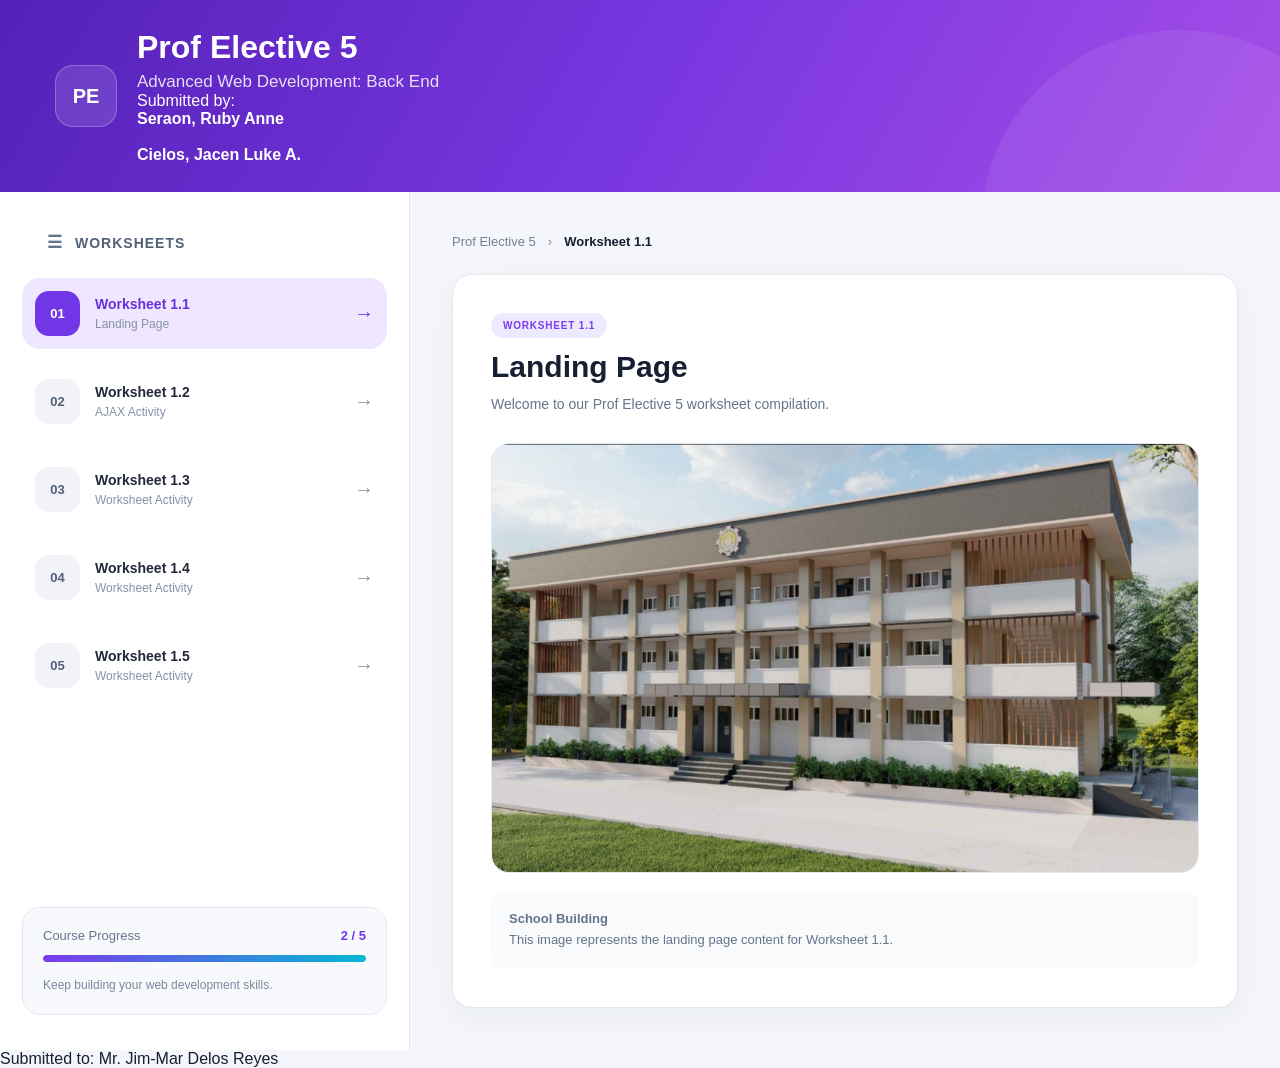
<file: index.html>
<!DOCTYPE html>
<html lang="en">

<head>

    <meta charset="UTF-8">

    <meta
        name="viewport"
        content="width=device-width, initial-scale=1.0"
    >

    <title>Prof Elective 5</title>

    <link
        rel="stylesheet"
        href="style.css"
    >

</head>


<body>


    <!-- ============================= -->
    <!-- HEADER -->
    <!-- ============================= -->

    <header class="top-header">

        <div class="header-left">

            <div class="logo">
                PE
            </div>

            <div>

                <h1>
                    Prof Elective 5
                </h1>

                <p>
                    Advanced Web Development: Back End
                </p>
                
        

            <span>
                Submitted by:
            </span>

            <strong>
                <br>Seraon, Ruby Anne</br>
                <br>Cielos, Jacen Luke A.</br>
            </strong>

        </div>


            </div>

        </div>


    </header>



    <!-- ============================= -->
    <!-- MAIN LAYOUT -->
    <!-- ============================= -->

    <div class="layout">


        <!-- ============================= -->
        <!-- SIDEBAR -->
        <!-- ============================= -->

        <aside class="sidebar">

            <div class="sidebar-title">

                <span>☰</span>

                WORKSHEETS

            </div>


            <div class="worksheet-list">


                <!-- 1.1 -->

                <button
                    class="worksheet-btn active"
                    data-page="worksheet1-1.html"
                    data-title="Worksheet 1.1"
                >

                    <div class="number">
                        01
                    </div>

                    <div class="worksheet-info">

                        <strong>
                            Worksheet 1.1
                        </strong>

                        <small>
                            Landing Page
                        </small>

                    </div>

                    <span class="arrow">
                        →
                    </span>

                </button>



                <!-- 1.2 -->

                <button
                    class="worksheet-btn"
                    data-page="worksheet1-2.html"
                    data-title="Worksheet 1.2"
                >

                    <div class="number">
                        02
                    </div>

                    <div class="worksheet-info">

                        <strong>
                            Worksheet 1.2
                        </strong>

                        <small>
                            AJAX Activity
                        </small>

                    </div>

                    <span class="arrow">
                        →
                    </span>

                </button>



                <!-- 1.3 -->

                <button
                    class="worksheet-btn"
                    data-page="worksheet1-3.html"
                    data-title="Worksheet 1.3"
                >

                    <div class="number">
                        03
                    </div>

                    <div class="worksheet-info">

                        <strong>
                            Worksheet 1.3
                        </strong>

                        <small>
                            Worksheet Activity
                        </small>

                    </div>

                    <span class="arrow">
                        →
                    </span>

                </button>



                <!-- 1.4 -->

                <button
                    class="worksheet-btn"
                    data-page="worksheet1-4.html"
                    data-title="Worksheet 1.4"
                >

                    <div class="number">
                        04
                    </div>

                    <div class="worksheet-info">

                        <strong>
                            Worksheet 1.4
                        </strong>

                        <small>
                            Worksheet Activity
                        </small>

                    </div>

                    <span class="arrow">
                        →
                    </span>

                </button>



                <!-- 1.5 -->

                <button
                    class="worksheet-btn"
                    data-page="worksheet1-5.html"
                    data-title="Worksheet 1.5"
                >

                    <div class="number">
                        05
                    </div>

                    <div class="worksheet-info">

                        <strong>
                            Worksheet 1.5
                        </strong>

                        <small>
                            Worksheet Activity
                        </small>

                    </div>

                    <span class="arrow">
                        →
                    </span>

                </button>

            </div>



            <!-- ============================= -->
            <!-- PROGRESS -->
            <!-- ============================= -->

            <div class="progress-card">

                <div class="progress-header">

                    <span>
                        Course Progress
                    </span>

                    <strong>
                        2 / 5
                    </strong>

                </div>

                <div class="progress-bar">

                    <div class="progress-fill"></div>

                </div>

                <p>
                    Keep building your web
                    development skills.
                </p>

            </div>

        </aside>



        <!-- ============================= -->
        <!-- MAIN CONTENT -->
        <!-- ============================= -->

        <main class="main-content">

            <div class="breadcrumb">

                <span>
                    Prof Elective 5
                </span>

                <b>
                    ›
                </b>

                <strong id="currentWorksheet">
                    Worksheet 1.1
                </strong>

            </div>


            <section
                id="worksheet-content"
                class="worksheet-content"
            >

                <div class="loading">

                    <div class="spinner"></div>

                    <p>
                        Loading worksheet...
                    </p>

                </div>

            </section>

        </main>

    </div>

    <footer class="page-footer">
        <p>
            Submitted to: Mr. Jim-Mar Delos Reyes
        </p>
    </footer>

    <script src="script.js"></script>

</body>

</html>
</file>
<file: style.css>
* {
    margin: 0;
    padding: 0;
    box-sizing: border-box;
}

body {
    font-family: Arial, Helvetica, sans-serif;

    background: #f4f6fb;

    color: #171717;
}


/* =========================================
   HEADER
========================================= */

.top-header {

    height: 150px;

    padding: 30px 45px;

    background:
        linear-gradient(
            120deg,
            #6d28d9,
            #9333ea
        );

    color: white;

    display: flex;

    align-items: center;

    justify-content: space-between;

    position: relative;

    overflow: hidden;
}

.top-header::after {

    content: "";

    position: absolute;

    width: 420px;
    height: 420px;

    right: -100px;
    top: -250px;

    border-radius: 50%;

    background: rgba(255,255,255,0.08);
}


.header-left {

    display: flex;

    align-items: center;

    gap: 18px;

    z-index: 1;
}


.logo {

    width: 62px;
    height: 62px;

    border-radius: 17px;

    background: rgba(255,255,255,0.15);

    border: 1px solid rgba(255,255,255,0.3);

    display: flex;

    align-items: center;

    justify-content: center;

    font-size: 20px;

    font-weight: 800;
}


.header-left h1 {

    font-size: 32px;

    margin-bottom: 7px;
}


.header-left p {

    font-size: 16px;

    opacity: 0.9;
}


.submitted {

    display: flex;

    flex-direction: column;

    gap: 8px;

    text-align: left;

    z-index: 1;
}


.submitted span {

    font-size: 11px;

    letter-spacing: 1px;

    opacity: 0.75;

    margin-bottom: 5px;
}


.submitted strong {

    font-size: 14px;
}


/* =========================================
   LAYOUT
========================================= */

.layout {

    display: flex;

    min-height: calc(100vh - 190px);
}


/* =========================================
   SIDEBAR
========================================= */

.sidebar {

    width: 305px;

    background: white;

    border-right: 1px solid #e2e8f0;

    padding: 30px 22px;

    display: flex;

    flex-direction: column;
}


.sidebar-title {

    font-size: 13px;

    font-weight: 800;

    letter-spacing: 0.8px;

    color: #475569;

    display: flex;

    align-items: center;

    gap: 12px;

    margin-bottom: 22px;

    padding-left: 10px;
}


.sidebar-title span {

    color: #64748b;

    font-size: 15px;
}


/* =========================================
   WORKSHEET BUTTON
========================================= */

.worksheet-btn {

    width: 100%;

    border: none;

    background: transparent;

    padding: 13px 12px;

    margin-bottom: 8px;

    border-radius: 16px;

    display: flex;

    align-items: center;

    gap: 13px;

    text-align: left;

    cursor: pointer;

    transition: 0.2s ease;

    color: #172033;
}


.worksheet-btn:hover {

    background: #f5f3ff;
}


.worksheet-btn.active {

    background: #eee7ff;

    color: #6d28d9;
}


.number {

    width: 42px;
    height: 42px;

    flex-shrink: 0;

    border-radius: 12px;

    background: #f1f5f9;

    display: flex;

    align-items: center;

    justify-content: center;

    font-size: 12px;

    font-weight: 800;

    color: #64748b;
}


.worksheet-btn.active .number {

    background: #7c3aed;

    color: white;
}


.worksheet-text {

    display: flex;

    flex-direction: column;

    gap: 4px;

    flex: 1;
}


.worksheet-text strong {

    font-size: 13px;
}


.worksheet-text small {

    font-size: 11px;

    color: #94a3b8;
}


.worksheet-btn.active
.worksheet-text small {

    color: #8b5cf6;
}


.arrow {

    font-size: 20px;

    color: #94a3b8;
}


.worksheet-btn.active .arrow {

    color: #8b5cf6;
}


/* =========================================
   PROGRESS
========================================= */

.progress-card {

    margin-top: auto;

    padding: 18px;

    background: #f8fafc;

    border-radius: 16px;

    border: 1px solid #e2e8f0;
}


.progress-top {

    display: flex;

    justify-content: space-between;

    font-size: 11px;

    color: #64748b;

    margin-bottom: 12px;
}


.progress-top strong {

    color: #7c3aed;
}


.progress-bar {

    height: 6px;

    border-radius: 20px;

    background: #e2e8f0;

    overflow: hidden;

    margin-bottom: 12px;
}


.progress-bar div {

    height: 100%;

    width: 100%;

    background:
        linear-gradient(
            90deg,
            #7c3aed,
            #06b6d4
        );
}


.progress-card p {

    color: #64748b;

    font-size: 11px;

    line-height: 1.5;
}


/* =========================================
   MAIN CONTENT
========================================= */

.main-content {

    flex: 1;

    padding: 42px;

    min-width: 0;
}


.breadcrumb {

    display: flex;

    align-items: center;

    gap: 10px;

    margin-bottom: 25px;

    font-size: 12px;

    color: #64748b;
}


.breadcrumb strong {

    color: #172033;
}


.content-card {

    background: white;

    border: 1px solid #e2e8f0;

    border-radius: 20px;

    min-height: 600px;

    overflow: hidden;

    box-shadow:
        0 8px 30px rgba(15,23,42,0.05);
}


/* =========================================
   LOADING
========================================= */

.loading {

    min-height: 600px;

    display: flex;

    align-items: center;

    justify-content: center;

    flex-direction: column;

    gap: 15px;

    color: #64748b;
}


.spinner {

    width: 34px;
    height: 34px;

    border: 4px solid #e9d5ff;

    border-top-color: #7c3aed;

    border-radius: 50%;

    animation: spin 0.8s linear infinite;
}


@keyframes spin {

    to {
        transform: rotate(360deg);
    }

}


/* =========================================
   WORKSHEET 1.1
========================================= */

.ws11 {

    padding: 38px;
}


.ws11-header {

    margin-bottom: 28px;
}


.ws11-header .label {

    display: inline-block;

    padding: 7px 12px;

    border-radius: 50px;

    background: #ede9fe;

    color: #7c3aed;

    font-size: 10px;

    font-weight: 800;

    letter-spacing: 0.8px;

    margin-bottom: 12px;
}


.ws11-header h2 {

    font-size: 30px;

    margin-bottom: 9px;
}


.ws11-header p {

    color: #64748b;

    font-size: 14px;

    line-height: 1.6;
}


.building-photo {

    width: 100%;

    height: 430px;

    object-fit: cover;

    border-radius: 18px;

    display: block;

    border: 1px solid #e2e8f0;
}


.photo-caption {

    margin-top: 18px;

    padding: 18px;

    border-radius: 14px;

    background: #f8fafc;

    color: #64748b;

    font-size: 13px;

    line-height: 1.6;
}


/* =========================================
   WORKSHEET 1.2
========================================= */

.ws12 {

    padding: 38px;
}


.ws12-header {

    margin-bottom: 25px;
}


.ws12-header .label {

    display: inline-block;

    padding: 7px 12px;

    border-radius: 50px;

    background: #cffafe;

    color: #0891b2;

    font-size: 10px;

    font-weight: 800;

    letter-spacing: 0.8px;

    margin-bottom: 12px;
}


.ws12-header h2 {

    font-size: 30px;

    margin-bottom: 9px;
}


.ws12-header p {

    color: #64748b;

    font-size: 14px;
}


.database-status {

    display: inline-flex;

    align-items: center;

    gap: 8px;

    margin-bottom: 20px;

    padding: 8px 12px;

    background: #f0fdf4;

    color: #15803d;

    border-radius: 50px;

    font-size: 11px;

    font-weight: 700;
}


.status-dot {

    width: 7px;
    height: 7px;

    background: #22c55e;

    border-radius: 50%;
}


.customer-table {

    width: 100%;

    border-collapse: separate;

    border-spacing: 0;

    overflow: hidden;

    border: 1px solid #e2e8f0;

    border-radius: 14px;
}


.customer-table th {

    background: #f8fafc;

    color: #475569;

    padding: 14px;

    text-align: left;

    font-size: 11px;

    text-transform: uppercase;

    border-bottom: 1px solid #e2e8f0;
}


.customer-table td {

    padding: 14px;

    font-size: 12px;

    color: #475569;

    border-bottom: 1px solid #f1f5f9;
}


.customer-table tr:last-child td {

    border-bottom: none;
}


.customer-table tbody tr:hover td {

    background: #fafafa;
}


/* =========================================
   RESPONSIVE
========================================= */

@media (max-width: 900px) {

    .top-header {

        height: auto;

        padding: 25px;

        gap: 20px;

        align-items: flex-start;

        flex-direction: column;
    }

    .submitted {

        margin-left: 80px;
    }

    .layout {

        flex-direction: column;
    }

    .sidebar {

        width: 100%;

        border-right: none;

        border-bottom: 1px solid #e2e8f0;
    }

    .progress-card {

        margin-top: 20px;
    }

    .main-content {

        padding: 20px;
    }

    .building-photo {

        height: 300px;
    }

}

* {
    box-sizing: border-box;
    margin: 0;
    padding: 0;
}


body {
    font-family: Arial, Helvetica, sans-serif;
    background: #f4f6fb;
    color: #172033;
}



/* ============================= */
/* HEADER */
/* ============================= */

.top-header {
    height: 192px;

    background:
        linear-gradient(
            120deg,
            #5421b8,
            #7836df,
            #a64ee8
        );

    color: white;

    display: flex;

    align-items: center;

    justify-content: space-between;

    padding: 0 55px;

    position: relative;

    overflow: hidden;
}


.top-header::after {
    content: "";

    position: absolute;

    width: 400px;
    height: 400px;

    border-radius: 50%;

    background: rgba(255,255,255,0.07);

    right: -100px;
    top: 30px;
}


.header-left {
    display: flex;

    align-items: center;

    gap: 20px;

    position: relative;

    z-index: 2;
}


.logo {
    width: 62px;
    height: 62px;

    border-radius: 18px;

    background: rgba(255,255,255,0.12);

    border: 1px solid rgba(255,255,255,0.25);

    display: flex;

    align-items: center;
    justify-content: center;

    font-size: 20px;
    font-weight: bold;
}


.header-left h1 {
    font-size: 32px;

    margin-bottom: 6px;
}


.header-left p {
    font-size: 17px;

    opacity: .85;
}


.submitted {
    display: flex;

    flex-direction: column;

    gap: 10px;

    position: relative;

    z-index: 2;
}


.submitted span {
    font-size: 12px;

    letter-spacing: 1.5px;

    opacity: .7;

    margin-bottom: 5px;
}


.submitted strong {
    font-size: 15px;
}



/* ============================= */
/* LAYOUT */
/* ============================= */

.layout {
    display: flex;

    min-height: calc(100vh - 192px);
}



/* ============================= */
/* SIDEBAR */
/* ============================= */

.sidebar {
    width: 410px;

    background: white;

    border-right: 1px solid #e5e7ef;

    padding: 35px 22px;

    display: flex;

    flex-direction: column;

    position: relative;
}


.sidebar-title {
    color: #526078;

    font-size: 14px;

    font-weight: bold;

    letter-spacing: 1px;

    margin: 5px 15px 25px;

    display: flex;

    gap: 12px;

    align-items: center;
}


.sidebar-title span {
    font-size: 17px;
}



/* ============================= */
/* WORKSHEET BUTTON */
/* ============================= */

.worksheet-list {
    display: flex;

    flex-direction: column;

    gap: 9px;
}


.worksheet-btn {
    width: 100%;

    border: none;

    background: transparent;

    border-radius: 18px;

    padding: 13px;

    display: flex;

    align-items: center;

    gap: 15px;

    cursor: pointer;

    text-align: left;

    transition: .25s;
}


.worksheet-btn:hover {
    background: #f5f1ff;
}


.worksheet-btn.active {
    background: #eee7ff;
}


.number {
    width: 45px;
    height: 45px;

    border-radius: 14px;

    background: #f1f3f8;

    display: flex;

    align-items: center;
    justify-content: center;

    font-size: 13px;

    font-weight: bold;

    color: #526078;

    flex-shrink: 0;
}


.worksheet-btn.active .number {
    background: #7136e5;

    color: white;
}


.worksheet-info {
    display: flex;

    flex-direction: column;

    gap: 5px;

    flex: 1;
}


.worksheet-info strong {
    font-size: 14px;

    color: #20283a;
}


.worksheet-btn.active .worksheet-info strong {
    color: #6732db;
}


.worksheet-info small {
    font-size: 12px;

    color: #8792a7;
}


.arrow {
    color: #8b95a8;

    font-size: 20px;
}


.worksheet-btn.active .arrow {
    color: #7136e5;
}



/* ============================= */
/* PROGRESS */
/* ============================= */

.progress-card {
    margin-top: auto;

    background: #f8f9fc;

    border-radius: 18px;

    padding: 20px;
}


.progress-header {
    display: flex;

    justify-content: space-between;

    font-size: 13px;

    color: #68758c;

    margin-bottom: 12px;
}


.progress-header strong {
    color: #7136e5;
}


.progress-bar {
    height: 7px;

    background: #e4e7ee;

    border-radius: 20px;

    overflow: hidden;
}


.progress-fill {
    height: 100%;

    width: 40%;

    background:
        linear-gradient(
            90deg,
            #7136e5,
            #20afd4
        );

    border-radius: 20px;
}


.progress-card p {
    margin-top: 14px;

    font-size: 12px;

    line-height: 1.5;

    color: #7b879b;
}



/* ============================= */
/* MAIN CONTENT */
/* ============================= */

.main-content {
    flex: 1;

    padding: 42px;

    min-width: 0;
}


.breadcrumb {
    display: flex;

    align-items: center;

    gap: 12px;

    font-size: 13px;

    color: #718096;

    margin-bottom: 25px;
}


.breadcrumb strong {
    color: #172033;
}


.breadcrumb b {
    color: #a0a8b8;
}



/* ============================= */
/* WORKSHEET CONTAINER */
/* ============================= */

.worksheet-content {
    background: white;

    border: 1px solid #e4e7ee;

    border-radius: 20px;

    min-height: 500px;

    box-shadow:
        0 10px 35px rgba(25, 35, 60, .05);

    overflow: hidden;
}



/* ============================= */
/* LOADING */
/* ============================= */

.loading {
    min-height: 500px;

    display: flex;

    align-items: center;

    justify-content: center;

    flex-direction: column;

    gap: 15px;

    text-align: center;
}


.spinner {
    width: 35px;
    height: 35px;

    border: 4px solid #eee8ff;

    border-top-color: #7136e5;

    border-radius: 50%;

    animation: spin 1s linear infinite;
}


@keyframes spin {

    to {
        transform: rotate(360deg);
    }

}



/* ============================= */
/* PLACEHOLDER WORKSHEETS */
/* ============================= */

.placeholder-page {
    min-height: 500px;

    display: flex;

    align-items: center;

    justify-content: center;

    flex-direction: column;

    text-align: center;

    padding: 50px;
}


.placeholder-icon {
    width: 80px;
    height: 80px;

    border-radius: 24px;

    background: #eee7ff;

    color: #7136e5;

    display: flex;

    align-items: center;
    justify-content: center;

    font-size: 20px;

    font-weight: bold;

    margin-bottom: 25px;
}


.placeholder-label {
    color: #7136e5;

    font-size: 12px;

    font-weight: bold;

    letter-spacing: 1.5px;

    margin-bottom: 10px;
}


.placeholder-page h2 {
    font-size: 30px;

    margin-bottom: 12px;
}


.placeholder-page p {
    color: #718096;

    font-size: 15px;

    max-width: 450px;

    line-height: 1.6;
}


.placeholder-line {
    width: 70px;

    height: 4px;

    background:
        linear-gradient(
            90deg,
            #7136e5,
            #20afd4
        );

    border-radius: 10px;

    margin: 25px 0 15px;
}


.placeholder-page small {
    color: #a0a8b8;
}



/* ============================= */
/* RESPONSIVE */
/* ============================= */

@media (max-width: 900px) {

    .sidebar {
        width: 280px;
    }

    .main-content {
        padding: 25px;
    }

    .top-header {
        padding: 0 30px;
    }

}


@media (max-width: 700px) {

    .layout {
        flex-direction: column;
    }

    .sidebar {
        width: 100%;
    }

    .progress-card {
        margin-top: 25px;
    }

    .top-header {
        height: auto;

        padding: 25px;

        gap: 25px;

        flex-direction: column;

        align-items: flex-start;
    }

}
.customer-page {
    padding: 35px;
}

.customer-header {
    display: flex;
    align-items: flex-start;
    justify-content: space-between;
    gap: 30px;
    margin-bottom: 30px;
}

.eyebrow {
    color: #7136e5;
    font-size: 11px;
    font-weight: 800;
    letter-spacing: 1.5px;
}

.customer-header h2 {
    margin-top: 8px;
    font-size: 30px;
    color: #172033;
}

.customer-header p {
    margin-top: 8px;
    color: #7b879b;
    font-size: 14px;
}

.database-badge {
    display: flex;
    align-items: center;
    gap: 9px;
    padding: 10px 15px;
    border-radius: 30px;
    background: #ecfdf5;
    color: #16855a;
    font-size: 12px;
    font-weight: 700;
    white-space: nowrap;
}

.database-badge span {
    width: 8px;
    height: 8px;
    border-radius: 50%;
    background: #22c55e;
}

.submitted-info {
    display: flex;
    gap: 20px;
    margin-bottom: 25px;
}

.submitted-info > div {
    background: #f7f8fc;
    border: 1px solid #e8eaf0;
    border-radius: 12px;
    padding: 13px 17px;
    display: flex;
    flex-direction: column;
    gap: 5px;
}

.submitted-info small {
    color: #929caf;
    font-size: 9px;
    letter-spacing: 1px;
    font-weight: bold;
}

.submitted-info strong {
    font-size: 13px;
    color: #39445a;
}

.table-wrapper {
    width: 100%;
    overflow-x: auto;
    border: 1px solid #e5e8ef;
    border-radius: 15px;
    background: white;
}

.customer-table {
    width: 100%;
    border-collapse: collapse;
    min-width: 950px;
}

.customer-table th {
    background: #f7f8fb;
    color: #69758a;
    font-size: 11px;
    text-transform: uppercase;
    letter-spacing: .5px;
    font-weight: 700;
    padding: 16px;
    text-align: left;
    border-bottom: 1px solid #e5e8ef;
}

.customer-table td {
    padding: 15px 16px;
    font-size: 13px;
    color: #3e495c;
    border-bottom: 1px solid #eef0f4;
    white-space: nowrap;
}

.customer-table tbody tr:hover {
    background: #faf9ff;
}

.customer-table tbody tr:last-child td {
    border-bottom: none;
}

.customer-table td:first-child {
    font-weight: 700;
    color: #7136e5;
}

.table-loading {
    text-align: center !important;
    padding: 40px !important;
    color: #8b95a8 !important;
}

.edit-profile,
.delete-profile {
    display: inline-flex;
    align-items: center;
    justify-content: center;
    padding: 7px 12px;
    border-radius: 8px;
    font-size: 11px;
    text-decoration: none;
    font-weight: 700;
    margin-right: 4px;
    transition: .2s;
}

.edit-profile {
    border: 1px solid #f0b429;
    color: #b77900;
    background: #fffaf0;
}

.delete-profile {
    border: 1px solid #ef4444;
    color: #dc2626;
    background: #fff5f5;
}

.edit-profile:hover {
    background: #fef3c7;
}

.delete-profile:hover {
    background: #fee2e2;
}
</file>
